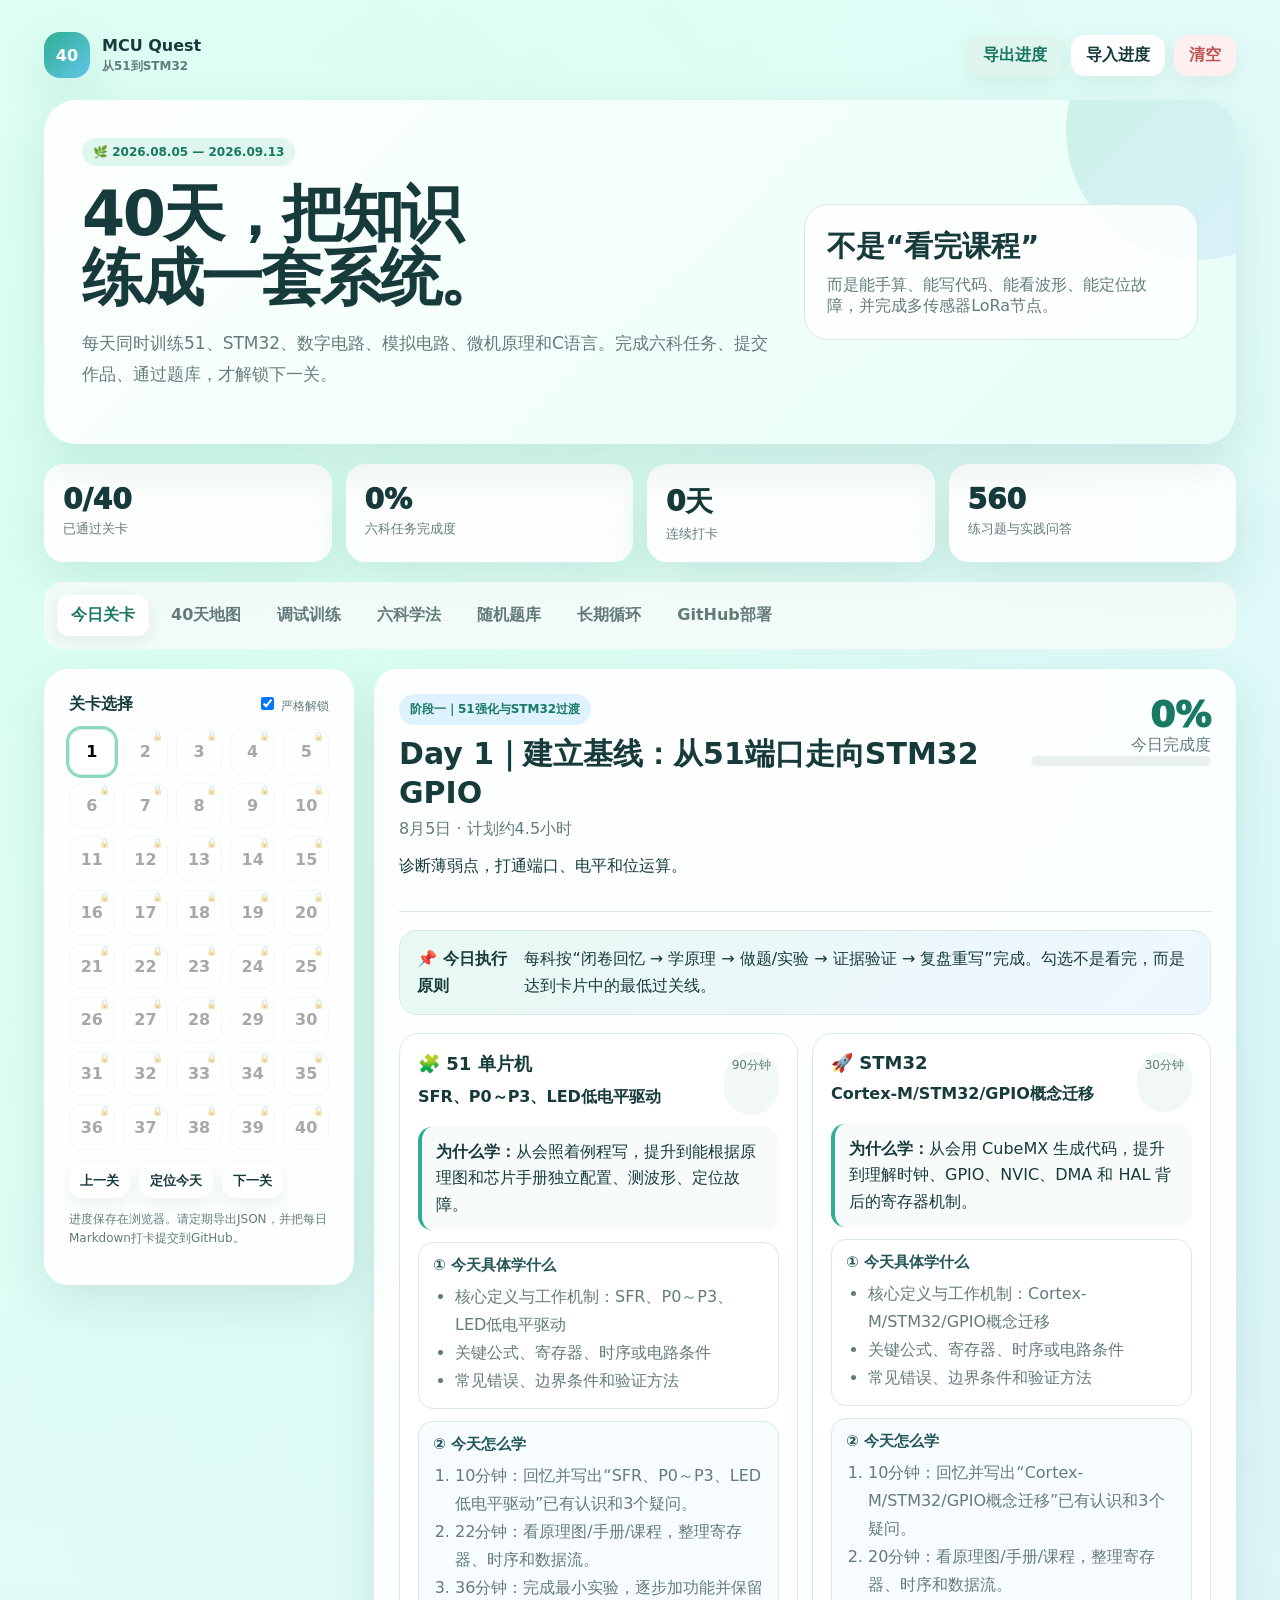
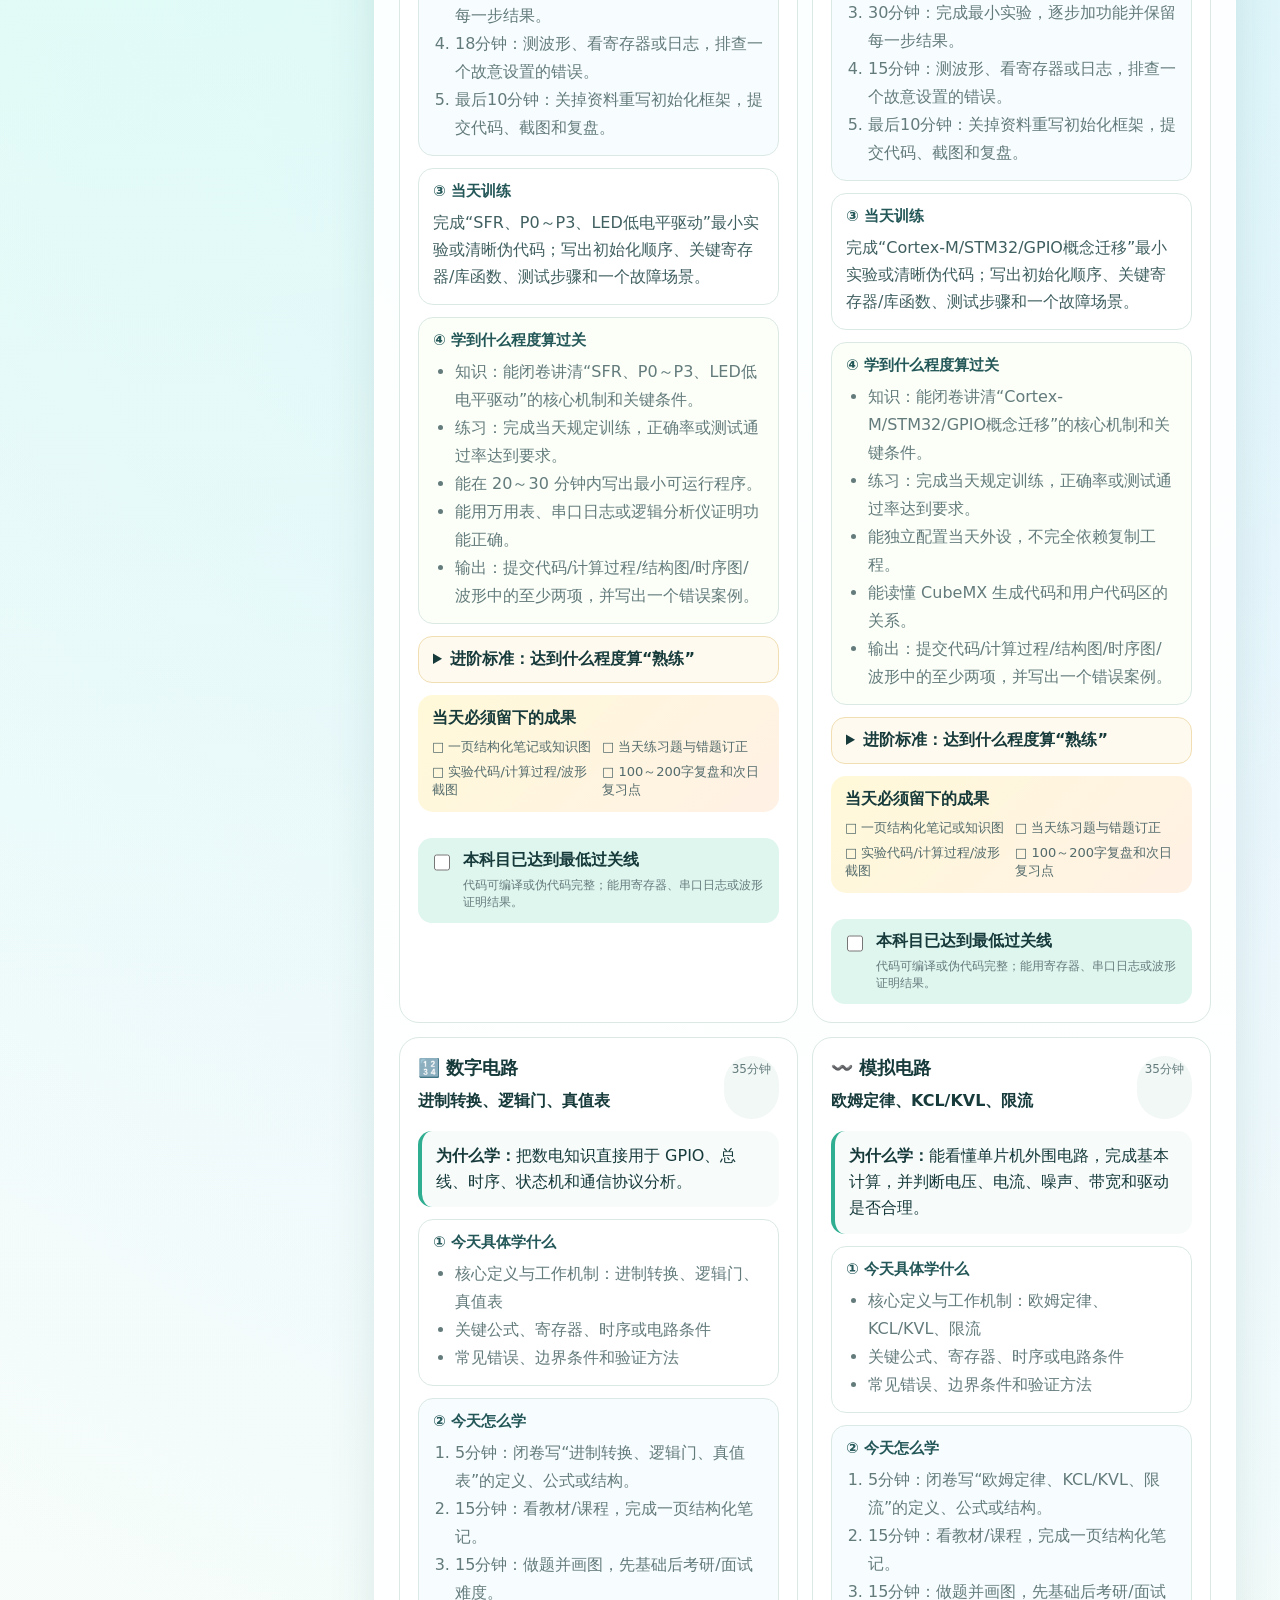
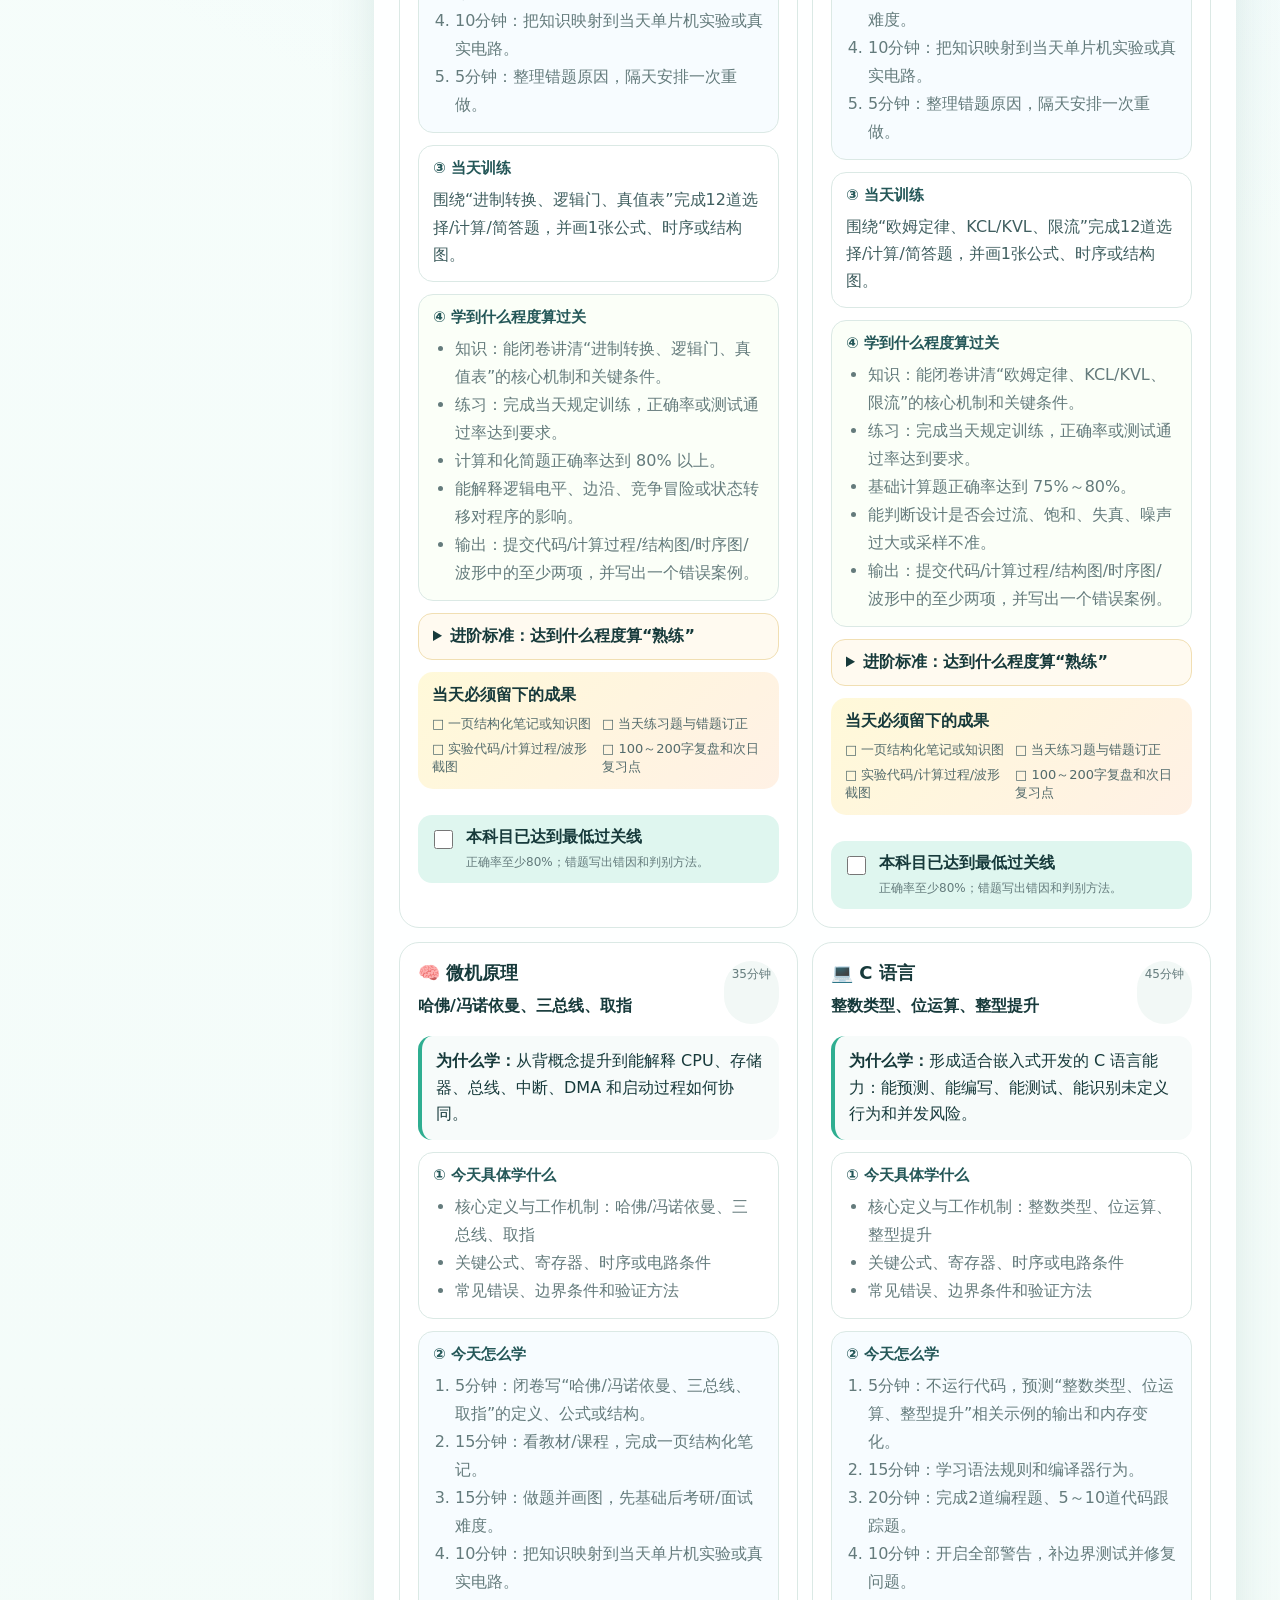
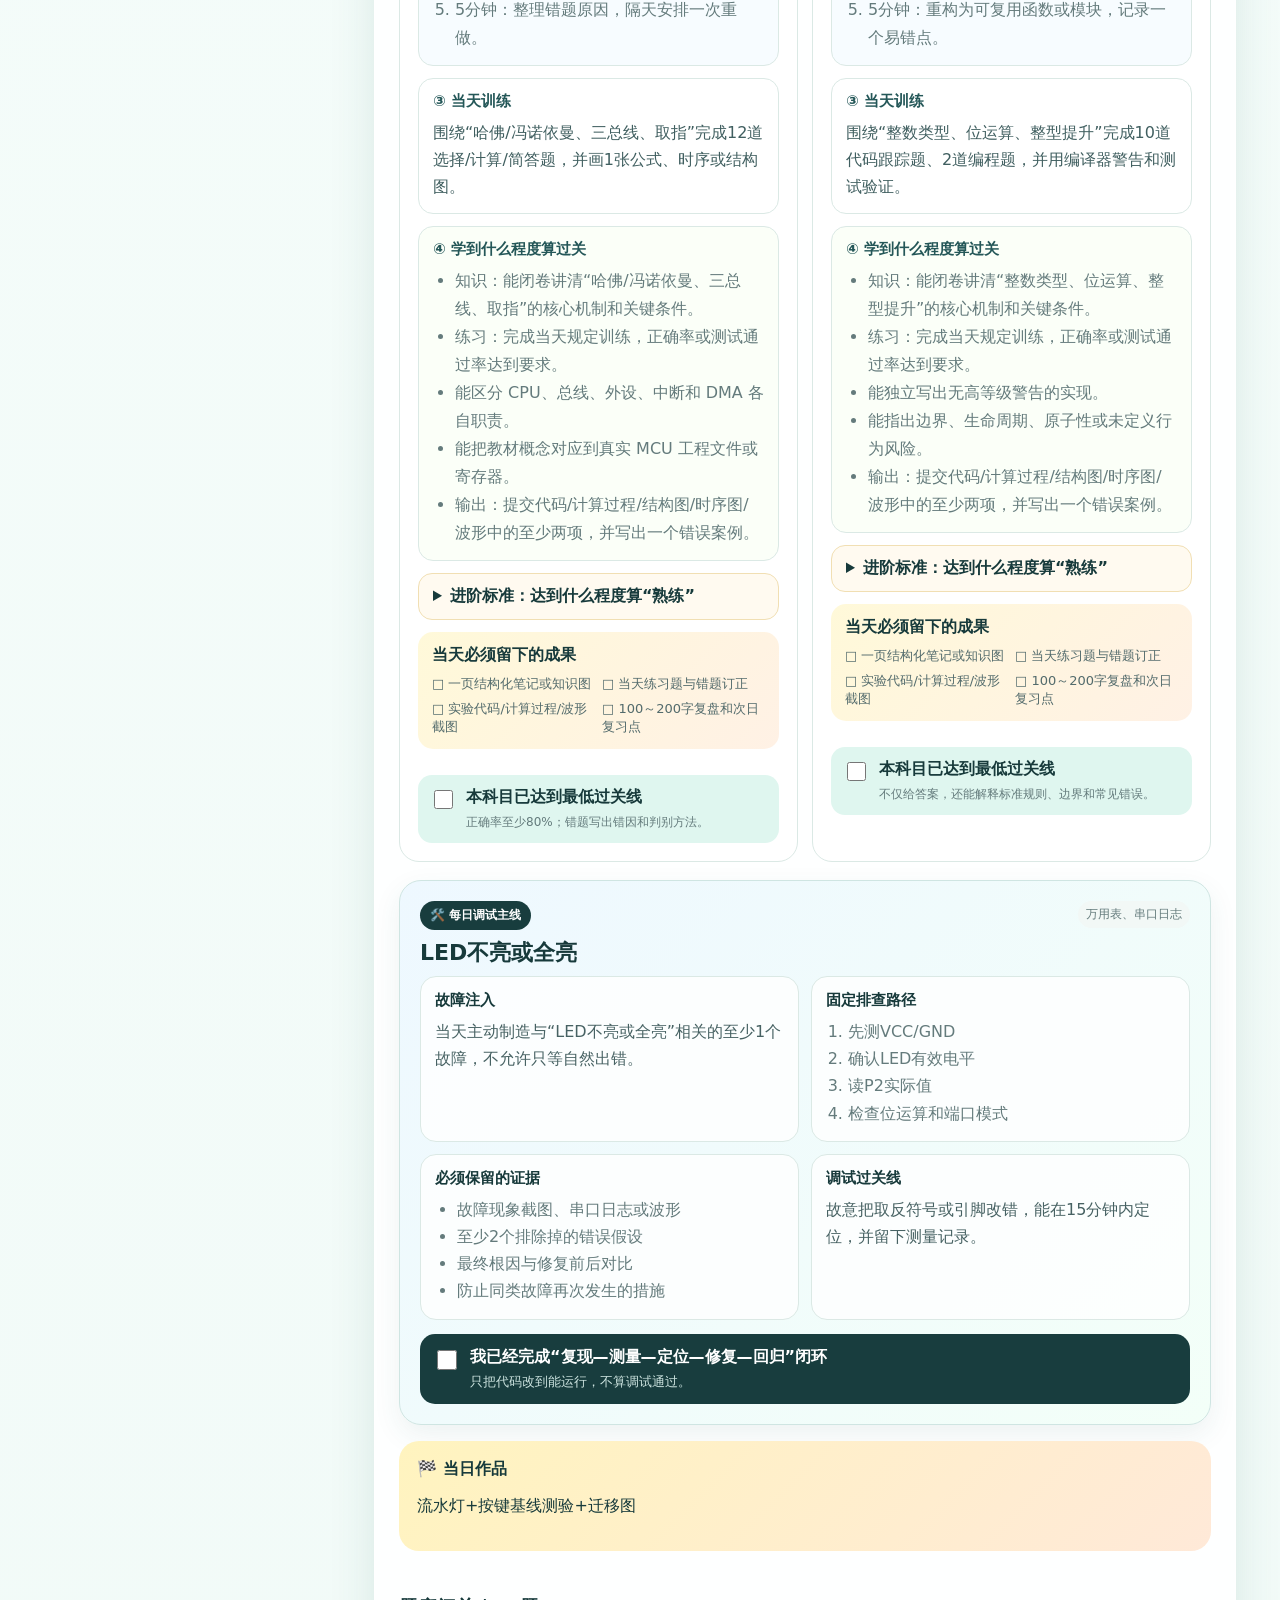
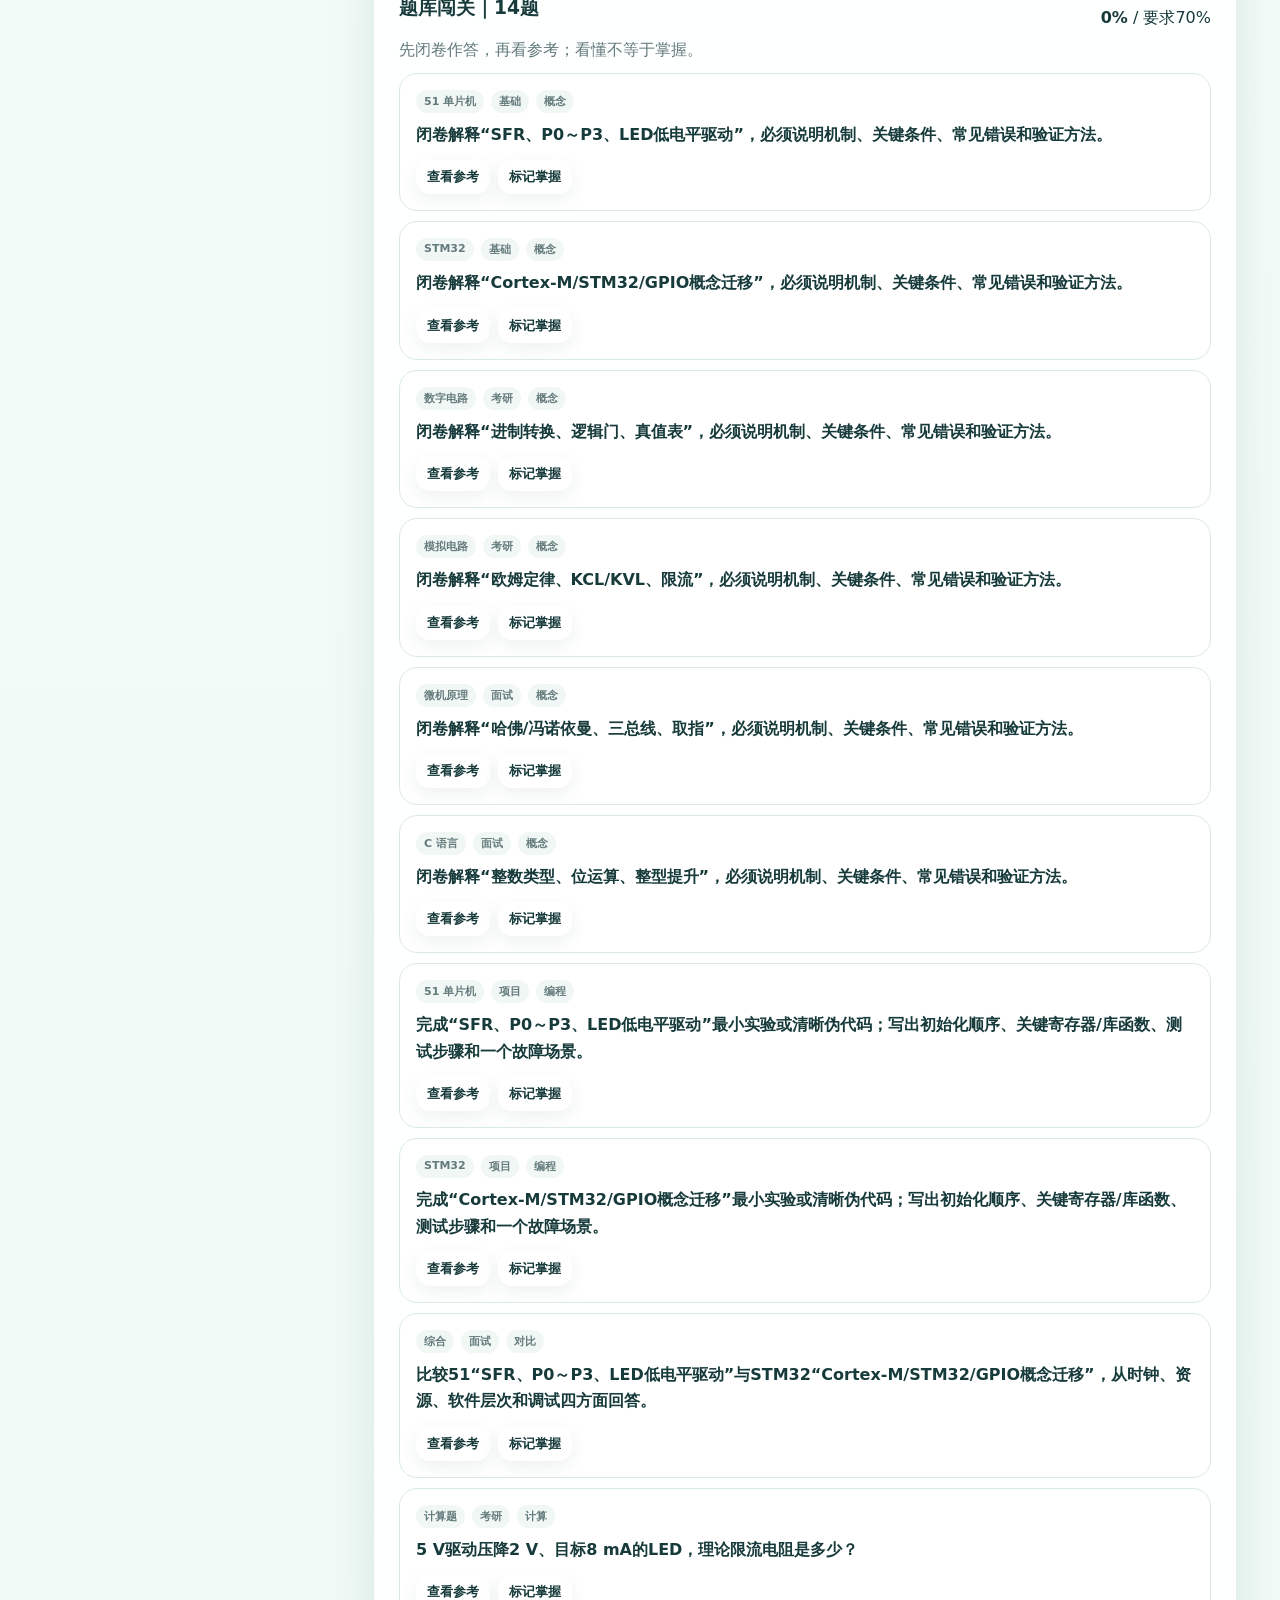
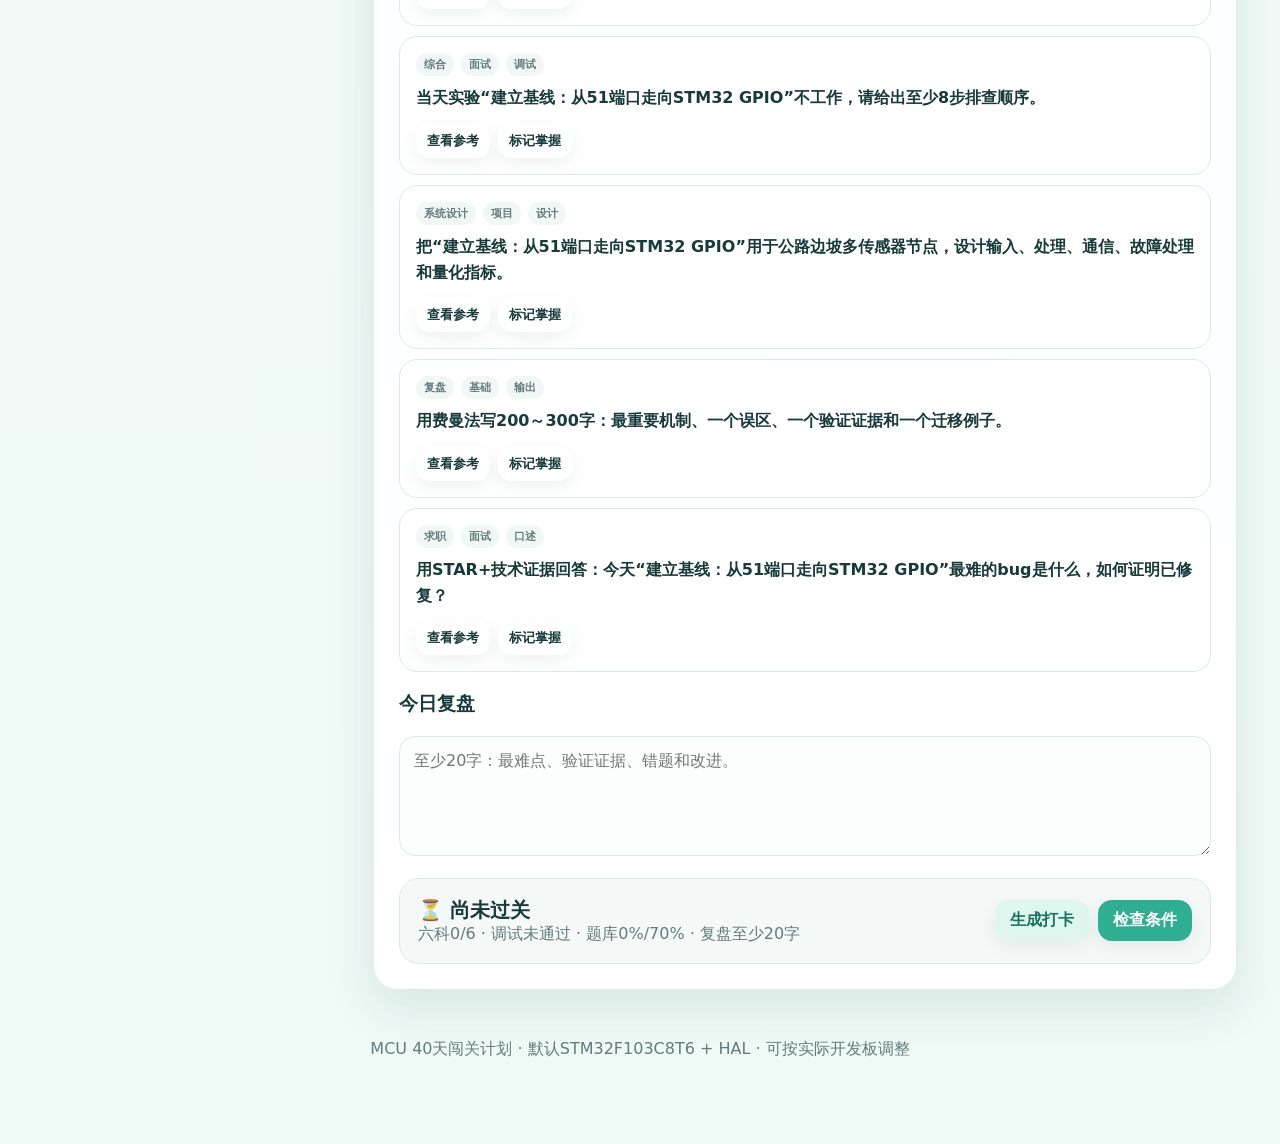
<file: index.html>
<!doctype html><html lang="zh-CN"><head>
<meta charset="utf-8"><meta name="viewport" content="width=device-width,initial-scale=1"><meta name="theme-color" content="#2fae91">
<title>MCU 40天闯关计划</title><meta name="description" content="51、STM32、数电、模电、微机原理、C语言40天闯关学习">
<link rel="stylesheet" href="assets/styles.css"></head><body><div class="shell">
<header class="topbar"><div class="brand"><div class="logo">40</div><div>MCU Quest<br><span class="muted" style="font-size:12px">从51到STM32</span></div></div>
<div class="top-actions"><button class="btn soft" id="exportBtn">导出进度</button><label class="btn">导入进度<input id="importInput" type="file" accept=".json" hidden></label><button class="btn danger" id="resetBtn">清空</button></div></header>
<section class="hero"><div class="hero-grid"><div><span class="eyebrow">🌿 2026.08.05 — 2026.09.13</span><h1>40天，把知识<br>练成一套系统。</h1>
<p>每天同时训练51、STM32、数字电路、模拟电路、微机原理和C语言。完成六科任务、提交作品、通过题库，才解锁下一关。</p></div>
<div class="hero-note"><strong>不是“看完课程”</strong><span class="muted">而是能手算、能写代码、能看波形、能定位故障，并完成多传感器LoRa节点。</span></div></div></section>
<section class="stats"><div class="stat"><div class="num" id="statDays">0/40</div><div class="label">已通过关卡</div></div><div class="stat"><div class="num" id="statTasks">0%</div><div class="label">六科任务完成度</div></div><div class="stat"><div class="num" id="statStreak">0天</div><div class="label">连续打卡</div></div><div class="stat"><div class="num" id="statQuestions">560</div><div class="label">练习题与实践问答</div></div></section>
<nav class="tabs"><button class="tab active" data-view="todayView">今日关卡</button><button class="tab" data-view="mapView">40天地图</button><button class="tab" data-view="debugView">调试训练</button><button class="tab" data-view="guideView">六科学法</button><button class="tab" data-view="randomView">随机题库</button><button class="tab" data-view="longView">长期循环</button><button class="tab" data-view="deployView">GitHub部署</button></nav>
<main>
<section class="view active" id="todayView"><div class="dashboard-grid"><aside class="panel day-nav"><div class="day-nav-header"><strong>关卡选择</strong><label class="muted" style="font-size:12px"><input type="checkbox" id="strict"> 严格解锁</label></div><div id="dayList" class="day-list"></div>
<div class="top-actions" style="margin-top:14px"><button class="btn small" id="prevDay">上一关</button><button class="btn small" id="todayDay">定位今天</button><button class="btn small" id="nextDay">下一关</button></div><p class="muted" style="font-size:12px;line-height:1.6">进度保存在浏览器。请定期导出JSON，并把每日Markdown打卡提交到GitHub。</p></aside><div id="dayContent"></div></div></section>
<section class="view" id="mapView"><div id="mapPhases" class="map-phases"></div></section><section class="view" id="debugView"><div id="debugContent"></div></section><section class="view" id="guideView"><div id="guideContent"></div></section>
<section class="view" id="randomView"><div class="panel"><span class="eyebrow">🎲 闭卷抽题</span><h2>从560题中随机训练</h2><div class="random-controls"><label>题数 <select id="randomCount"><option>10</option><option selected>20</option><option>30</option><option>40</option></select></label><label>难度 <select id="randomDifficulty"><option>全部</option><option>基础</option><option>考研</option><option>面试</option><option>项目</option></select></label><button class="btn primary" id="drawRandom">重新抽题</button></div><div id="randomList"></div></div></section>
<section class="view" id="longView"><div id="longContent"></div></section>
<section class="view" id="deployView"><div class="panel"><span class="eyebrow">🐙 GitHub Pages Ready</span><h2>上传一次，此后每天提交打卡</h2><div class="deploy-grid"><div><h3>1. 创建并推送仓库</h3><div class="code">git init
git add .
git commit -m "init: MCU 40-day quest"
git branch -M main
git remote add origin https://github.com/YOUR_NAME/MCU-40-Day-Quest.git
git push -u origin main</div></div><div><h3>2. 开启Pages</h3><p class="muted">仓库Settings → Pages → Build and deployment → Source选择GitHub Actions。项目已包含自动部署工作流。</p><h3>3. 每日提交</h3><div class="code">git add .
git commit -m "day 01: GPIO and bit operations"
git push</div></div></div></div></section>
</main><footer class="footer">MCU 40天闯关计划 · 默认STM32F103C8T6 + HAL · 可按实际开发板调整</footer></div><div class="toast"></div>
<script src="assets/plan-data.js"></script><script src="assets/app.js"></script></body></html>
</file>
<file: assets/styles.css>
:root{--bg:#f4fbf9;--panel:rgba(255,255,255,.9);--ink:#173a3b;--muted:#647b7c;--mint:#2fae91;--mint2:#dff6ef;--sky:#dff2ff;--peach:#ffe9d8;--sun:#fff4bf;--line:#dbe9e5;--danger:#bd5555;--shadow:0 18px 48px rgba(31,96,84,.12)}
*{box-sizing:border-box}html{scroll-behavior:smooth}body{margin:0;font-family:Inter,"Noto Sans SC","Microsoft YaHei",system-ui,sans-serif;color:var(--ink);background:radial-gradient(circle at 10% 5%,#d9fff1 0,transparent 27%),radial-gradient(circle at 90% 13%,#dceeff 0,transparent 28%),linear-gradient(180deg,#f9fffd,#eff9f6);min-height:100vh}
button,input,textarea,select{font:inherit}button{cursor:pointer}.shell{max-width:1240px;margin:auto;padding:24px}.topbar{display:flex;justify-content:space-between;align-items:center;gap:16px;padding:8px 0 22px}.brand{display:flex;gap:12px;align-items:center;font-weight:900}.logo{width:46px;height:46px;border-radius:16px;background:linear-gradient(135deg,var(--mint),#62c6e9);display:grid;place-items:center;color:#fff;box-shadow:var(--shadow)}.top-actions{display:flex;gap:9px;flex-wrap:wrap}.btn{border:0;border-radius:14px;padding:10px 15px;background:#fff;color:var(--ink);font-weight:800;box-shadow:0 6px 18px rgba(32,85,76,.08)}.btn:hover{transform:translateY(-1px)}.btn.primary{background:var(--mint);color:#fff}.btn.soft{background:var(--mint2);color:#18745f}.btn.danger{background:#fff0f0;color:var(--danger)}.btn.small{padding:8px 11px;font-size:13px}
.hero{position:relative;overflow:hidden;border-radius:32px;padding:38px;background:linear-gradient(135deg,rgba(255,255,255,.96),rgba(231,255,247,.9));box-shadow:var(--shadow)}.hero:after{content:"";position:absolute;width:260px;height:260px;border-radius:50%;right:-90px;top:-100px;background:linear-gradient(135deg,#bcefdc,#d8ebff);opacity:.75}.hero-grid{position:relative;z-index:1;display:grid;grid-template-columns:1.6fr .9fr;gap:22px;align-items:center}.eyebrow,.badge{display:inline-flex;align-items:center;padding:7px 11px;border-radius:999px;background:var(--mint2);color:#197963;font-weight:850;font-size:12px}.badge{background:var(--sky)}h1{font-size:clamp(34px,5vw,62px);line-height:1.04;margin:16px 0 14px;letter-spacing:-.04em}.hero p{font-size:17px;line-height:1.8;color:var(--muted)}.hero-note{padding:22px;border-radius:24px;background:rgba(255,255,255,.82);border:1px solid var(--line)}.hero-note strong{display:block;font-size:29px;margin-bottom:8px}
.stats{display:grid;grid-template-columns:repeat(4,1fr);gap:14px;margin:20px 0}.stat,.panel{background:var(--panel);border:1px solid rgba(255,255,255,.95);box-shadow:var(--shadow)}.stat{border-radius:20px;padding:18px}.stat .num{font-size:28px;font-weight:950}.stat .label,.muted{color:var(--muted)}.stat .label{font-size:13px;margin-top:4px}
.tabs{position:sticky;top:0;z-index:20;display:flex;gap:8px;overflow:auto;padding:13px;margin:20px 0;background:rgba(244,251,249,.88);backdrop-filter:blur(16px);border-radius:18px}.tab{border:0;background:transparent;padding:10px 14px;border-radius:12px;white-space:nowrap;color:var(--muted);font-weight:850}.tab.active{background:#fff;color:#197963;box-shadow:0 5px 16px rgba(34,89,80,.09)}.view{display:none}.view.active{display:block}.panel{border-radius:24px;padding:24px;margin-bottom:20px}
.dashboard-grid{display:grid;grid-template-columns:310px 1fr;gap:20px}.day-nav{position:sticky;top:90px;align-self:start;max-height:calc(100vh - 115px);overflow:auto}.day-nav-header{display:flex;justify-content:space-between;align-items:center;margin-bottom:14px}.day-list{display:grid;grid-template-columns:repeat(5,1fr);gap:8px}.day-dot{aspect-ratio:1;border-radius:13px;border:1px solid var(--line);background:#fff;font-weight:900;position:relative}.day-dot.done{background:var(--mint);color:#fff;border-color:transparent}.day-dot.current{outline:3px solid #8bd8c5}.day-dot.locked{opacity:.34}.mini{position:absolute;right:4px;top:1px;font-size:9px}
.day-header{display:flex;justify-content:space-between;gap:18px;border-bottom:1px solid var(--line);padding-bottom:18px}.day-title h2{font-size:30px;margin:9px 0}.day-score{min-width:180px;text-align:right}.score-big{font-size:36px;font-weight:950;color:#197963}.progress{height:10px;border-radius:999px;background:#e9f1ef;overflow:hidden}.progress i{display:block;height:100%;background:linear-gradient(90deg,var(--mint),#68c5e9)}
.subject-grid{display:grid;grid-template-columns:repeat(2,minmax(0,1fr));gap:14px;margin-top:18px}.subject-card{border:1px solid var(--line);background:#fff;border-radius:20px;padding:18px}.subject-top{display:flex;justify-content:space-between;gap:10px}.subject-name{font-size:18px;font-weight:900}.subject-time{font-size:12px;color:var(--muted);background:#f2f8f6;padding:5px 8px;border-radius:999px}.subject-card h4{margin:11px 0 7px}.subject-card ul{padding-left:20px;line-height:1.7;color:var(--muted)}.task-check{display:flex;gap:10px;margin-top:14px;padding:12px;border-radius:14px;background:var(--mint2)}.task-check input{width:19px;height:19px;accent-color:var(--mint)}.evidence{font-size:12px;color:var(--muted);margin-top:6px}.project-card{margin-top:16px;padding:18px;border-radius:20px;background:linear-gradient(135deg,var(--sun),var(--peach))}
.questions-head{display:flex;justify-content:space-between;gap:15px;align-items:center;margin:26px 0 12px}.question{border:1px solid var(--line);border-radius:18px;background:#fff;margin:10px 0;overflow:hidden}.q-main{padding:16px}.q-meta{display:flex;gap:7px;flex-wrap:wrap;margin-bottom:9px}.tag{font-size:11px;font-weight:850;padding:4px 8px;border-radius:999px;background:#f1f7f5;color:var(--muted)}.q-text{font-weight:760;line-height:1.65}.q-actions{display:flex;gap:8px;margin-top:12px}.answer{display:none;padding:15px 16px;background:#f7fbfa;border-top:1px dashed var(--line);line-height:1.7;color:#476263}.question.open .answer{display:block}.question.mastered{border-color:#8bd8c5}.mark.mastered{background:var(--mint2);color:#197963}
.notes{width:100%;min-height:120px;border:1px solid var(--line);border-radius:16px;padding:14px;resize:vertical;background:#fbfefd}.gate{display:flex;justify-content:space-between;gap:16px;align-items:center;margin-top:18px;padding:18px;border-radius:20px;background:#f4f8f7;border:1px solid var(--line)}.gate.pass{background:var(--mint2)}.gate strong{font-size:20px}
.map-phases{display:grid;gap:18px}.phase-card{padding:22px;border-radius:24px;background:#fff;border:1px solid var(--line)}.phase-days{display:grid;grid-template-columns:repeat(5,1fr);gap:10px;margin-top:16px}.map-day{padding:14px;border-radius:16px;background:#f8fbfa;border:1px solid var(--line);min-height:112px}.map-day.done{background:var(--mint2)}.map-day h4{margin:6px 0}.map-day p{font-size:12px;line-height:1.5;margin:0;color:var(--muted)}
.random-controls{display:flex;gap:12px;flex-wrap:wrap;align-items:center}.week-grid,.deploy-grid{display:grid;grid-template-columns:repeat(2,1fr);gap:14px}.week-card{padding:18px;border-radius:18px;background:#fff;border:1px solid var(--line)}.code{background:#163334;color:#e8fff9;border-radius:16px;padding:16px;overflow:auto;white-space:pre-wrap;font:13px/1.65 ui-monospace,Consolas,monospace}.toast{position:fixed;right:24px;bottom:24px;background:#163334;color:#fff;padding:13px 17px;border-radius:14px;opacity:0;transform:translateY(12px);transition:.25s;z-index:99}.toast.show{opacity:1;transform:none}.footer{text-align:center;color:var(--muted);padding:30px 0 60px}
@media(max-width:900px){.hero-grid,.dashboard-grid,.deploy-grid{grid-template-columns:1fr}.day-nav{position:relative;top:auto;max-height:none}.subject-grid,.week-grid{grid-template-columns:1fr}.stats{grid-template-columns:repeat(2,1fr)}.phase-days{grid-template-columns:repeat(2,1fr)}}@media(max-width:560px){.shell{padding:14px}.hero{padding:24px}.day-header{display:block}.day-score{text-align:left;margin-top:12px}.day-list{grid-template-columns:repeat(8,1fr)}.topbar{align-items:flex-start}}

/* Detailed learning cards */
.execution-note{display:flex;gap:12px;align-items:flex-start;margin-top:18px;padding:15px 17px;border-radius:18px;background:linear-gradient(135deg,#e8f9f3,#eef7ff);border:1px solid var(--line);line-height:1.65}
.detailed-card{display:flex;flex-direction:column;gap:12px}
.detailed-card h5{font-size:15px;margin:0 0 8px;color:#245758}
.why-box{padding:12px 14px;border-radius:14px;background:#f7fbfa;line-height:1.65;border-left:4px solid var(--mint)}
.study-block{padding:13px 14px;border-radius:15px;border:1px solid var(--line);background:#fff}
.study-block ul,.study-block ol{margin:0;padding-left:22px;line-height:1.75;color:var(--muted)}
.study-block p{margin:0;line-height:1.7;color:#405f60}
.method-block{background:#f7fcff}.mastery-block{background:#fbfff8}
.advanced-box{padding:12px 14px;border-radius:14px;background:#fffaf0;border:1px solid #f1dfb3}
.advanced-box summary{font-weight:850;cursor:pointer}.advanced-box ul{margin:10px 0 0;padding-left:22px;line-height:1.7;color:var(--muted)}
.deliver-box{padding:13px 14px;border-radius:15px;background:linear-gradient(135deg,#fff9d9,#fff1e5)}
.deliver-grid{display:grid;grid-template-columns:repeat(2,minmax(0,1fr));gap:7px;margin-top:9px;font-size:13px;color:#536b6c}
.guide-grid{display:grid;grid-template-columns:repeat(2,minmax(0,1fr));gap:16px;margin-top:20px}
.guide-card{padding:20px;border-radius:20px;background:#fff;border:1px solid var(--line)}
.guide-card h3{font-size:21px;margin-top:0}.guide-card h4{margin:16px 0 8px}.guide-card ol,.guide-card ul{padding-left:22px;line-height:1.75;color:var(--muted)}
@media(max-width:900px){.guide-grid{grid-template-columns:1fr}}@media(max-width:560px){.deliver-grid{grid-template-columns:1fr}.execution-note{display:block}.execution-note strong{display:block;margin-bottom:5px}}

/* Debugging curriculum */
.debug-card{margin-top:18px;padding:20px;border-radius:22px;background:linear-gradient(135deg,#eef8ff,#f3fff8);border:1px solid #cfe5e2;box-shadow:0 10px 28px rgba(38,92,86,.08)}
.debug-head{display:flex;justify-content:space-between;gap:14px;align-items:flex-start}.debug-head h3{font-size:22px;margin:8px 0}.debug-label{display:inline-flex;padding:6px 10px;border-radius:999px;background:#183d3e;color:#fff;font-size:12px;font-weight:900}
.debug-grid{display:grid;grid-template-columns:repeat(2,minmax(0,1fr));gap:12px}.debug-grid>div{background:rgba(255,255,255,.82);border:1px solid var(--line);border-radius:16px;padding:14px}.debug-grid h5{margin:0 0 8px;font-size:15px}.debug-grid p{margin:0;line-height:1.7;color:#476263}.debug-grid ol,.debug-grid ul{margin:0;padding-left:22px;line-height:1.7;color:var(--muted)}
.debug-check{display:flex;gap:10px;align-items:flex-start;margin-top:14px;padding:13px;border-radius:15px;background:#183d3e;color:#fff}.debug-check input{width:20px;height:20px;accent-color:#65d3b4}.debug-check small{display:block;margin-top:5px;color:#cce3df}
.debug-rules{display:grid;grid-template-columns:repeat(2,minmax(0,1fr));gap:12px;margin:18px 0}.rule-card{display:flex;gap:12px;align-items:flex-start;padding:15px;border:1px solid var(--line);border-radius:17px;background:#fff}.rule-card strong{display:grid;place-items:center;flex:0 0 30px;height:30px;border-radius:50%;background:var(--mint);color:#fff}.rule-card span{line-height:1.65}
.debug-levels{display:grid;gap:12px}.debug-level{display:grid;grid-template-columns:48px 1fr;gap:14px;padding:17px;border-radius:19px;background:#fff;border:1px solid var(--line)}.level-no{display:grid;place-items:center;width:42px;height:42px;border-radius:14px;background:#183d3e;color:#fff;font-size:20px;font-weight:950}.debug-level h3{margin:0 0 6px}.debug-level ul{padding-left:21px;line-height:1.7;color:var(--muted)}.tool-pill{display:inline-flex;background:#edf7f5;padding:5px 9px;border-radius:999px;color:#386462;font-size:12px;font-weight:800}
.fault-template{display:grid;grid-template-columns:repeat(2,minmax(0,1fr));gap:12px}.fault-template>div{padding:15px;border-radius:16px;background:#f7fbfa;border:1px solid var(--line)}.fault-template p{color:var(--muted);line-height:1.6;margin-bottom:0}
@media(max-width:760px){.debug-grid,.debug-rules,.fault-template{grid-template-columns:1fr}.debug-head{display:block}}
</file>
